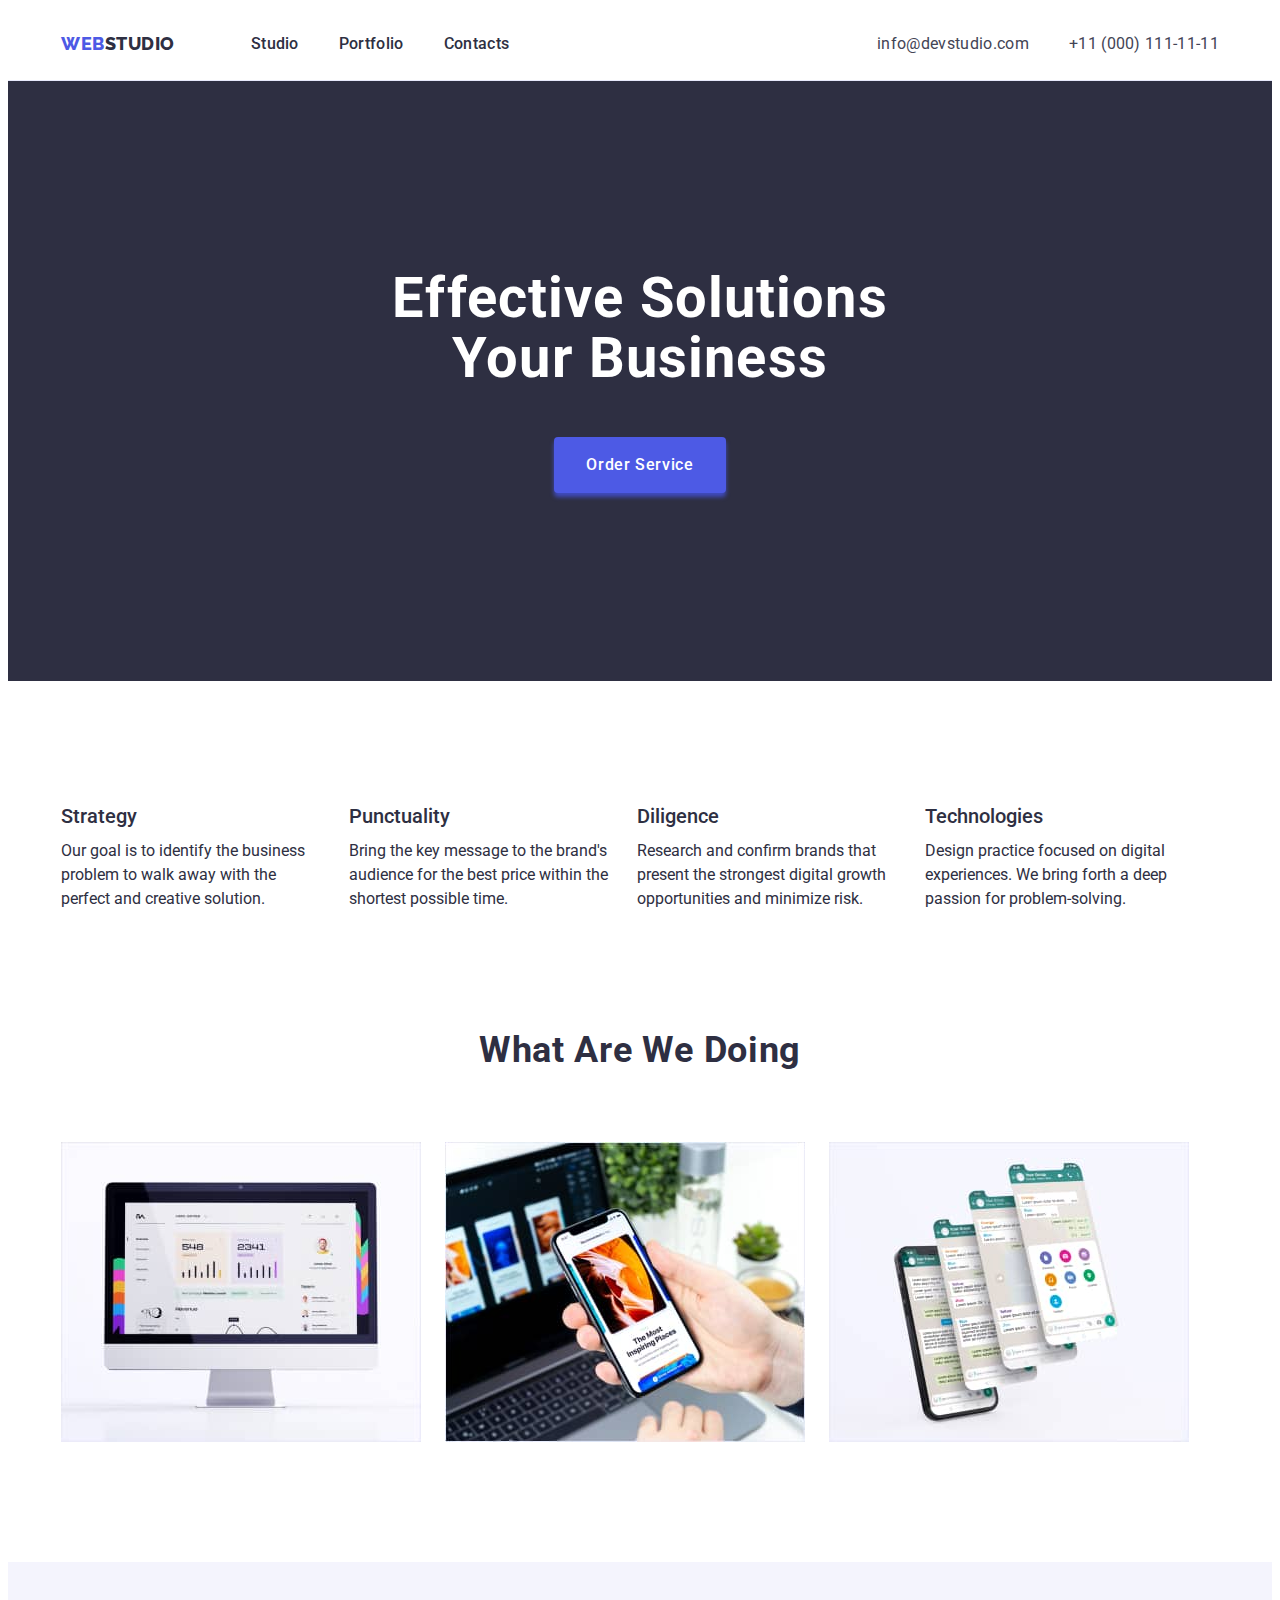
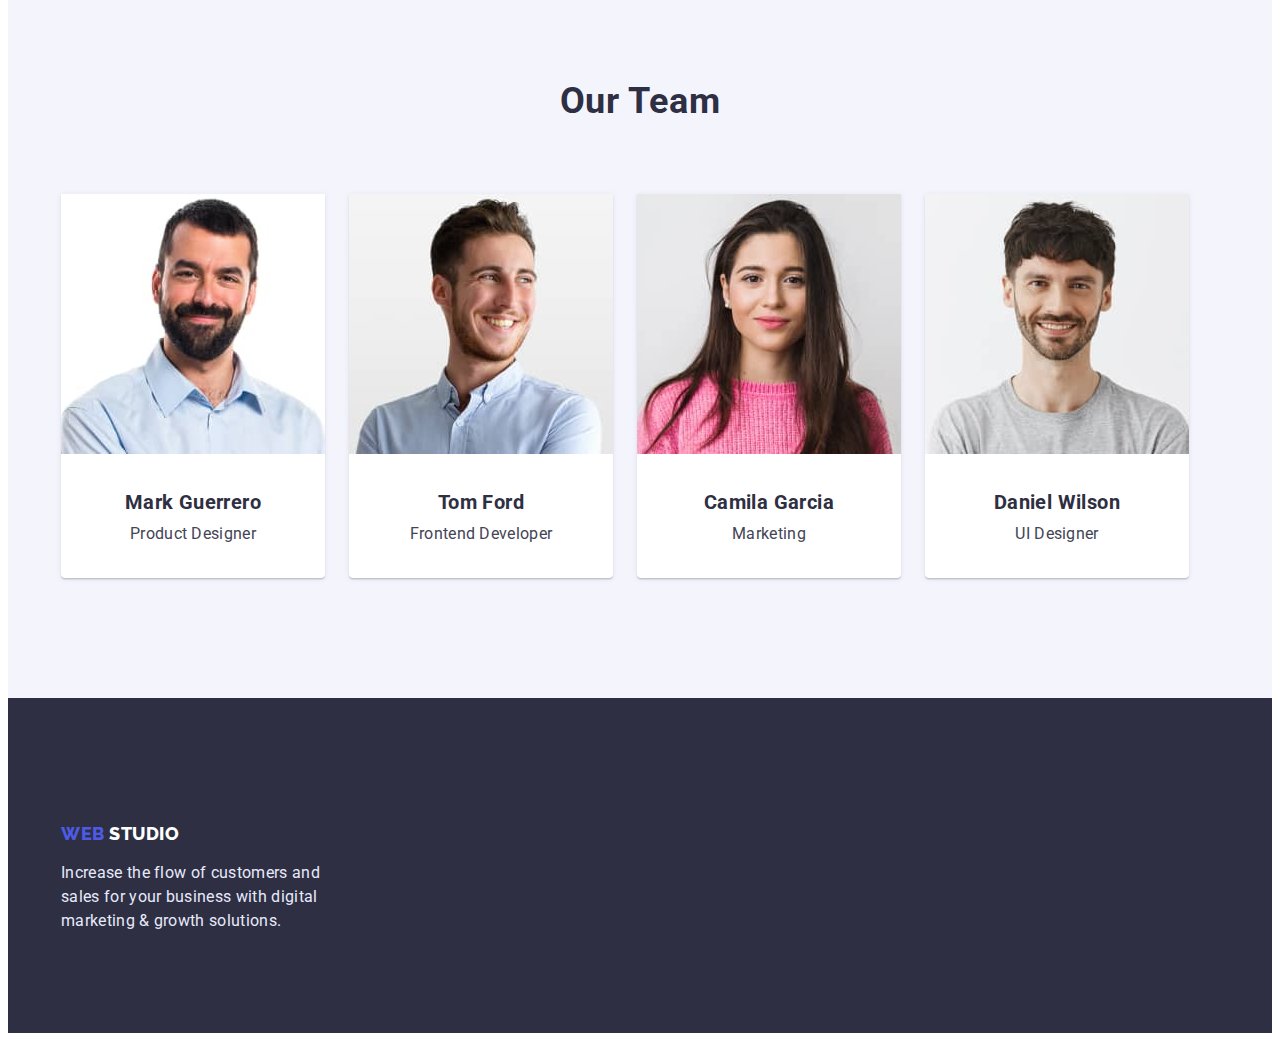
<file: index.html>
<!DOCTYPE html>
<html lang="en">
	<head>
		<meta charset="UTF-8" />
		<meta http-equiv="X-UA-Compatible" content="IE=edge" />
		<meta name="viewport" content="width=device-width, initial-scale=1.0" />
		<title>WebStudio</title>
		<link rel="preconnect" href="https://fonts.googleapis.com" />
		<link rel="preconnect" href="https://fonts.gstatic.com" crossorigin />
		<link
			href="https://fonts.googleapis.com/css2?family=Raleway:wght@800&family=Roboto:wght@400;500;700;900&display=swap"
			rel="stylesheet"
		/>
		<link
			rel="stylesheet"
			href="https://cdnjs.cloudflare.com/ajax/libs/modern-normalize/1.1.0/modern-normalize.min.css"
			integrity="sha512-wpPYUAdjBVSE4KJnH1VR1HeZfpl1ub8YT/NKx4PuQ5NmX2tKuGu6U/JRp5y+Y8XG2tV+wKQpNHVUX03MfMFn9Q=="
			crossorigin="anonymous"
			referrerpolicy="no-referrer"
		/>
		<link rel="stylesheet" href="./css/styles.css" />
	</head>
	<body>
		<header class="page">
			<!-- Nav Section -->

			<div class="container">
				<nav class="page-nav">
					<a class="page-nav-logo link" href="./index.html"
						><span class="first-part-logo">Web</span><span class="second-part-logo">Studio</span></a
					>
					<ul class="page-nav-list list">
						<li class="item"><a class="link" href="./index.html">Studio</a></li>
						<li class="item"><a class="link" href="./portfolio.html">Portfolio</a></li>
						<li class="item"><a class="link" href="./studio.html">Contacts</a></li>
					</ul>
				</nav>

				<!-- /Nav Section -->

				<!-- Address  -->
				<address>
					<ul class="contacts list">
						<li class="item">
							<a class="link" href="mailto:info@devstudio.com">info@devstudio.com</a>
						</li>
						<li class="item">
							<a class="link" href="tel:+110001111111">+11 (000) 111-11-11</a>
						</li>
					</ul>
				</address>
			</div>
			<!-- /Address  -->
		</header>

		<main>
			<!-- Hero Section-->

			<section class="hero">
				<div class="container">
					<h1 class="hero-title">Effective Solutions Your Business</h1>
					<button class="hero-button" type="button">Order Service</button>
				</div>
			</section>
			<!-- /Hero Section-->

			<!--Advantages Section  -->

			<section class="advantages section">
				<div class="container">
					<h2 class="advantages-title visually-hidden">Advantages</h2>
					<ul class="advantages-list list">
						<li class="item">
							<h3 class="title">Strategy</h3>
							<p class="text">
								Our goal is to identify the business problem to walk away with the perfect and creative solution.
							</p>
						</li>
						<li class="item">
							<h3 class="title">Punctuality</h3>
							<p class="text">
								Bring the key message to the brand's audience for the best price within the shortest possible time.
							</p>
						</li>
						<li class="item">
							<h3 class="title">Diligence</h3>
							<p class="text">
								Research and confirm brands that present the strongest digital growth opportunities and minimize risk.
							</p>
						</li>
						<li class="item">
							<h3 class="title">Technologies</h3>
							<p class="text">
								Design practice focused on digital experiences. We bring forth a deep passion for problem-solving.
							</p>
						</li>
					</ul>
				</div>
			</section>
			<!--/Advantages Section  -->

			<!-- Possibilities Section -->
			<section class="possibilities section">
				<div class="container">
					<h2 class="possibilities-title title">What are we doing</h2>

					<ul class="possibilities-list list">
						<li class="item">
							<img src="./images/laptop.jpg" alt="laptop" width="360" />
						</li>
						<li class="item">
							<img src="./images/telephon.jpg" alt="telephon" width="360" />
						</li>
						<li class="item">
							<img src="./images/whatsapp.jpg" alt="whatsapp" width="360" />
						</li>
					</ul>
				</div>
			</section>
			<!-- /Possibilities Section -->

			<!-- Team Section -->
			<section class="team section">
				<div class="container">
					<h2 class="team-title title">Our Team</h2>
					<ul class="team-list list">
						<li class="item">
							<img
								src="./images/mark.jpg"
								alt="Mark Guerrero
                                  Product Designer"
								width="264"
							/>

							<div class="list-information">
								<h3 class="title">Mark Guerrero</h3>
							<p class="profession">Product Designer</p>
							</div>
						</li>
						<li class="item">
							<img
								src="./images/tom.jpg"
								alt="Tom Ford
                             Frontend Developer"
								width="264"
							/>

							<div class="list-information">
								<h3 class="title">Tom Ford</h3>
							<p class="profession">Frontend Developer</p>
							</div>
						</li>
						<li class="item">
							<img
								src="./images/camila.jpg"
								alt="Camila Garcia
                                  Marketing"
								width="264"
							/>

							<div class="list-information">
								<h3 class="title">Camila Garcia</h3>
							<p class="profession">Marketing</p>
							</div>
						</li>
						<li class="item">
							<img
								src="./images/daniel.jpg"
								alt="Daniel Wilson
                                  UI Designer"
								width="264"
							/>

							<div class="list-information">
								<h3 class="title">Daniel Wilson</h3>
							<p class="profession">UI Designer</p>
							</div>
						</li>
					</ul>
				</div>
			</section>
			<!-- /Team Section -->
		</main>
		<!-- Footer -->
		<footer class="footer">
			<div class="container">
				<a class="page-nav-logo link" href="./index.html"
					><span class="first-part-logo">Web</span> <span class="second-part-logo">Studio</span></a
				>
				<p class="information">
					Increase the flow of customers and sales for your business with digital marketing & growth solutions.
				</p>
			</div>
		</footer>
		<!-- /Footer -->
	</body>
</html>
</file>
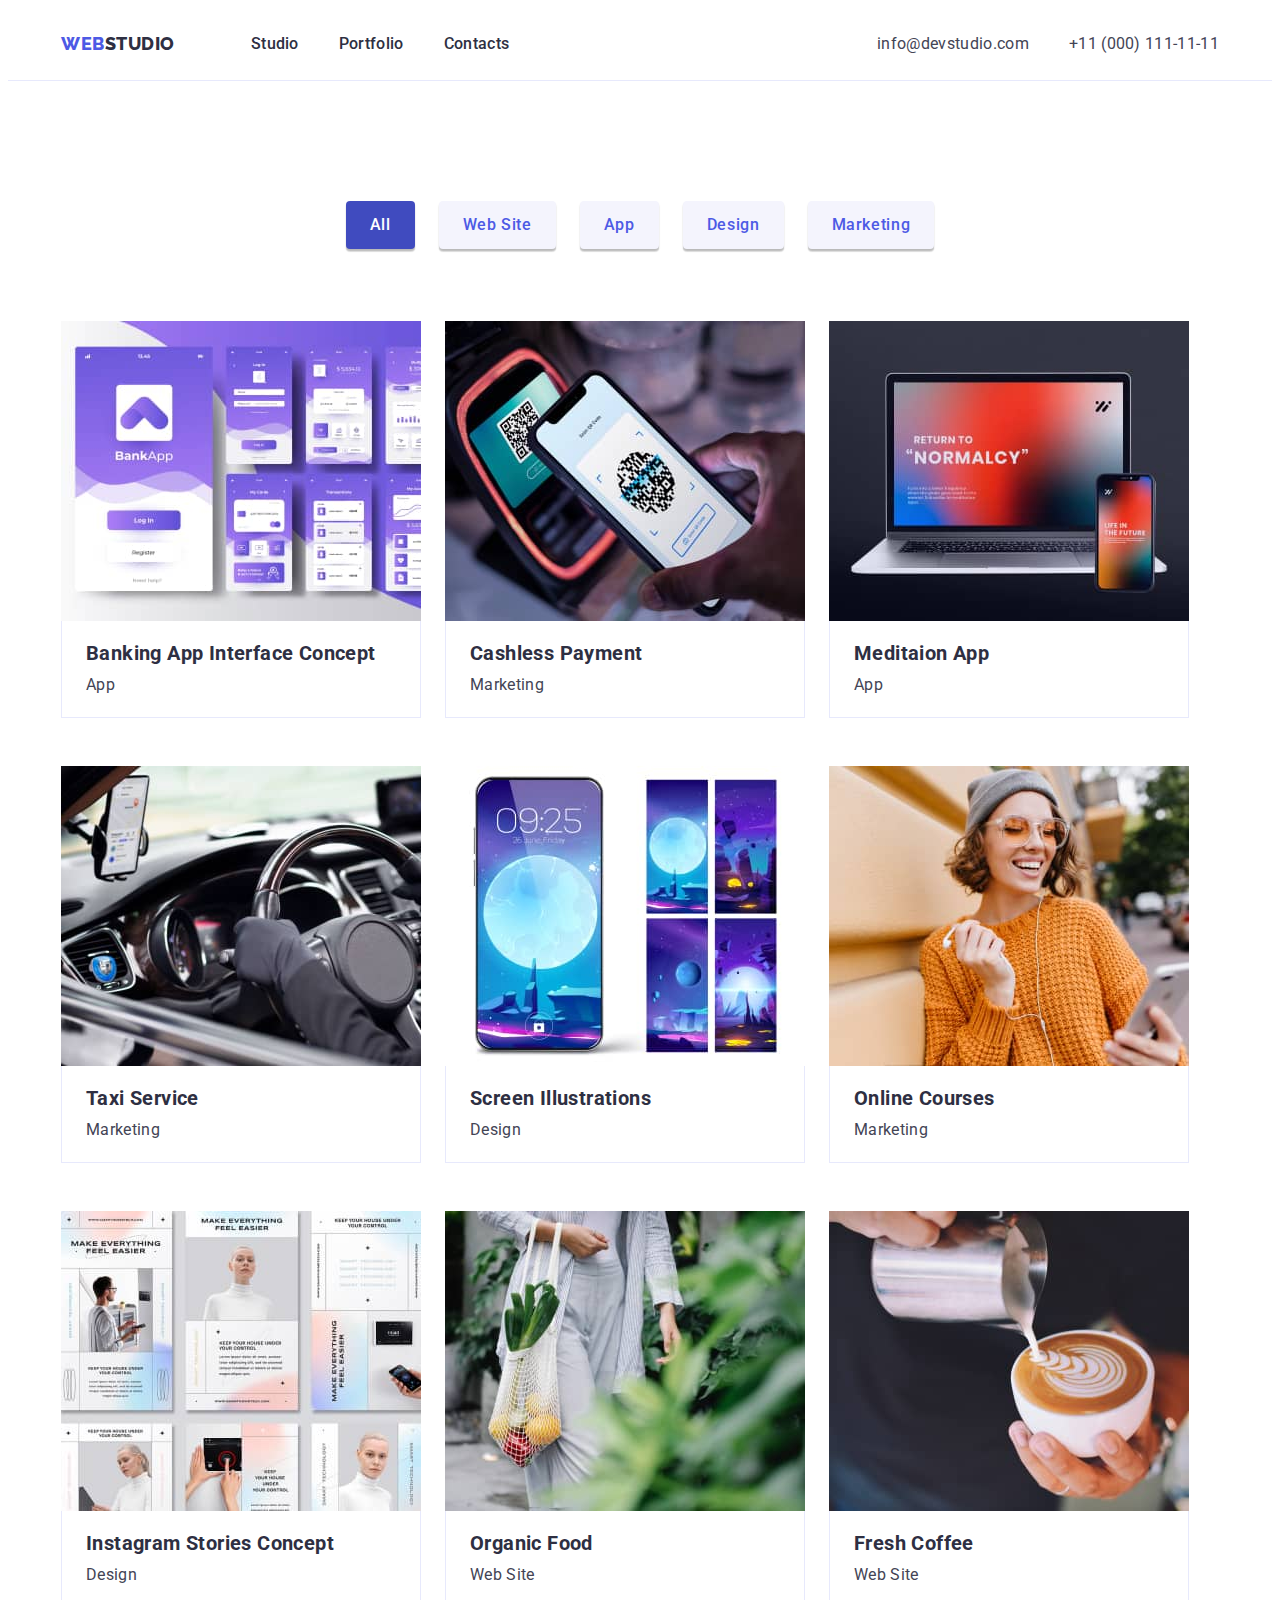
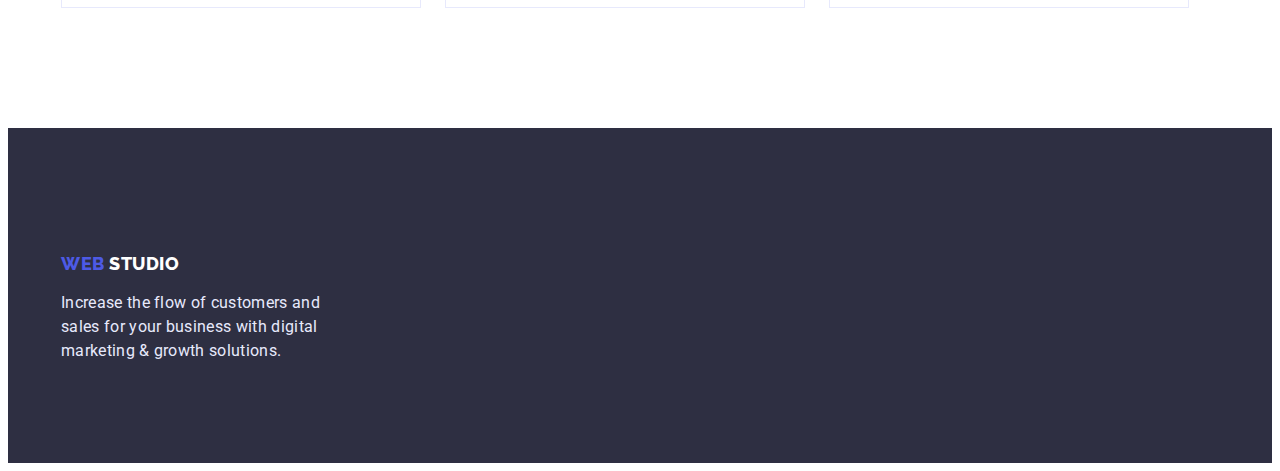
<file: portfolio.html>
<!DOCTYPE html>
<html lang="en">
	<head>
		<meta charset="UTF-8" />
		<meta http-equiv="X-UA-Compatible" content="IE=edge" />
		<meta name="viewport" content="width=device-width, initial-scale=1.0" />
		<title>WebStudio</title>
		<link rel="preconnect" href="https://fonts.googleapis.com" />
		<link rel="preconnect" href="https://fonts.gstatic.com" crossorigin />
		<link
			href="https://fonts.googleapis.com/css2?family=Raleway:wght@800&family=Roboto:wght@400;500;700;900&display=swap"
			rel="stylesheet"
		/>
		<link
			rel="stylesheet"
			href="https://cdnjs.cloudflare.com/ajax/libs/modern-normalize/1.1.0/modern-normalize.min.css"
			integrity="sha512-wpPYUAdjBVSE4KJnH1VR1HeZfpl1ub8YT/NKx4PuQ5NmX2tKuGu6U/JRp5y+Y8XG2tV+wKQpNHVUX03MfMFn9Q=="
			crossorigin="anonymous"
			referrerpolicy="no-referrer"
		/>
		<link rel="stylesheet" href="./css/styles.css" />
	</head>
	<body>
		<header class="page">
			<!-- Nav Section -->

			<div class="container">
				<nav class="page-nav">
					<a class="page-nav-logo link" href="./index.html"
						><span class="first-part-logo">Web</span><span class="second-part-logo">Studio</span></a
					>
					<ul class="page-nav-list list">
						<li class="item"><a class="link" href="./index.html">Studio</a></li>
						<li class="item"><a class="link" href="./portfolio.html">Portfolio</a></li>
						<li class="item"><a class="link" href="./studio.html">Contacts</a></li>
					</ul>
				</nav>

				<!-- /Nav Section -->

				<!-- Address  -->
				<address>
					<ul class="contacts list">
						<li class="item">
							<a class="link" href="mailto:info@devstudio.com">info@devstudio.com</a>
						</li>
						<li class="item">
							<a class="link" href="tel:+110001111111">+11 (000) 111-11-11</a>
						</li>
					</ul>
				</address>
			</div>
			<!-- /Address  -->
		</header>

		<main>
			<section class="portfolio section">
				<div class="container">
					<h1 class="prtfolio-title visually-hidden">Portfolio</h1>
					<ul class="portfolio-filter list">
						<li class="item"><button class="button active" type="button">All</button></li>
						<li class="item"><button class="button" type="button">Web Site</button></li>
						<li class="item"><button class="button" type="button">App</button></li>
						<li class="item"><button class="button" type="button">Design</button></li>
						<li class="item"><button class="button" type="button">Marketing</button></li>
					</ul>

					<ul class="portfolio-list list">
						<li class="item">
							<img src="./images/banking.jpg" alt="banking app interface concept" width="360" />

							<div class="card-content">
								<h2 class="card-heading">Banking App Interface Concept</h2>
								<p class="card-text">App</p>
							</div>
						</li>

						<li class="item">
							<img src="./images/cashless.jpg" alt="cashless payment" width="360" />

							<div class="card-content">
								<h2 class="card-heading">Cashless Payment</h2>
								<p class="card-text">Marketing</p>
							</div>
						</li>

						<li class="item">
							<img src="./images/maditation.jpg" alt="meditaion app" width="360" />

							<div class="card-content">
								<h2 class="card-heading">Meditaion App</h2>
								<p class="card-text">App</p>
							</div>
						</li>

						<li class="item">
							<img src="./images/taxi.jpg" alt="taxi service" width="360" />

							<div class="card-content">
								<h2 class="card-heading">Taxi Service</h2>
								<p class="card-text">Marketing</p>
							</div>
						</li>

						<li class="item">
							<img src="./images/screen.jpg" alt="screen illustrations" width="360" />

							<div class="card-content">
								<h2 class="card-heading">Screen Illustrations</h2>
								<p class="card-text">Design</p>
							</div>
						</li>

						<li class="item">
							<img src="./images/online.jpg" alt="online courses" width="360" />

							<div class="card-content">
								<h2 class="card-heading">Online Courses</h2>
								<p class="card-text">Marketing</p>
							</div>
						</li>

						<li class="item">
							<img src="./images/instagram.jpg" alt="instagram stories concept" width="360" />

							<div class="card-content">
								<h2 class="card-heading">Instagram Stories Concept</h2>
								<p class="card-text">Design</p>
							</div>
						</li>

						<li class="item">
							<img src="./images/organic.jpg" alt="organic food" width="360" />

							<div class="card-content">
								<h2 class="card-heading">Organic Food</h2>
								<p class="card-text">Web Site</p>
							</div>
						</li>

						<li class="item">
							<img src="./images/fresh.jpg" alt="fresh coffee" width="360" />

							<div class="card-content">
								<h2 class="card-heading">Fresh Coffee</h2>
								<p class="card-text">Web Site</p>
							</div>
						</li>
					</ul>
				</div>
			</section>
		</main>
		<!-- Footer -->
		<footer class="footer">
			<div class="container">
				<a class="page-nav-logo link" href="./index.html"
					><span class="first-part-logo">Web</span> <span class="second-part-logo">Studio</span></a
				>
				<p class="information">
					Increase the flow of customers and sales for your business with digital marketing & growth solutions.
				</p>
			</div>
		</footer>
		<!-- /Footer -->
	</body>
</html>
</file>
<file: css/styles.css>
:root {
	--primary-bg-color: #ffffff;
	--primary-font-color: #434455;
	--secondary-font-color: #2e2f42;
	--secondary-bg-color: #2e2f42;
	--logo-color: #4d5ae5;
	--section-team-bg-color: #f4f4fd;
	--footer-inf-color: #e7e9fc;
	--active-nav-color: #404bbf;
	--accent-color: #ffffff;
	--button-secondary-border-color: #e7e9fc;
}

/* Global styles */

body {
	font-family: "Roboto", sans-serif;
	font-weight: 400;
	font-size: 16px;
	color: var(--primary-font-color);
	background-color: var(--primary-bg-color);
}

.list {
	list-style: none;
	padding: 0;
	margin: 0;
}

.visually-hidden {
	position: absolute;
	white-space: nowrap;
	width: 1px;
	height: 1px;
	overflow: hidden;
	border: 0;
	padding: 0;
	clip: rect(0 0 0 0);
	clip-path: inset(50%);
	margin: -1px;
}

.link {
	
	text-decoration: none;
}
.container {
	margin-left: auto;
	margin-right: auto;
	width: 1158px;
	padding-right: 15px;
	padding-left: 15px;
}

.button{
	cursor: pointer;
	
}
h1,
h2,
h3,
p,
ul {
	margin: 0;
}
.section {
	padding-top: 120px;
	padding-bottom: 120px;
}

/* Nav Section  */
.page{
	border-bottom: 1px solid #E7E9FC;
}
.page .container {
	display: flex;
	align-items: center;
}

.page-nav-logo {
	display: block;
	padding-top: 24px;
	padding-bottom: 24px;

	font-family: "Raleway";
	font-weight: 800;
	font-size: 18px;
	line-height: 1.3;
	letter-spacing: 0.03em;
	text-transform: uppercase;
}
.first-part-logo {
	color: var(--logo-color);
}
.second-part-logo {
	color: var(--secondary-font-color);
}

.page-nav {
	display: flex;
	align-items: center;
}
.page-nav-list {
	display: flex;
	margin-left: 76px;
}
.page-nav-list .link{
	display: block;
}
.page-nav-list .item {
	margin-right: 40px;
}
.page-nav-list .item:last-child {
	margin-right: 0;
}

.page-nav-list .link{
	display: block;
	padding-top: 24px;
	padding-bottom: 24px;
	
    color: var(--secondary-font-color);
	font-weight: 500;
	font-size: 16px;
	line-height: 1.5;
	letter-spacing: 0.02em;
	
}
.page-nav-list:hover,
.page-nav-list:focus {
	color: var(--active-nav-color);
}

/* /Nav Section  */

/* Contacts */

address{
	margin-left: auto;
}

.contacts {
	display: flex;
}

.contacts .link {
	display: block;
	padding-top: 24px;
	padding-bottom: 24px;
}
.contacts .item {
	margin-right: 40px;
}

.contacts .item:last-child {
	margin-right: 0;
}

.contacts .link {
	font-style: normal;
	font-size: 16px;
	line-height: 1.5;
	letter-spacing: 0.02em;
	color: var(--primary-font-color);
	text-decoration: none;
}

.page-nav-list .link:hover,
.page-nav-list .link:focus,
.contacts .link:hover,
.contacts .link:focus {
	color: var(--active-nav-color);
}

/* /Contacts */

/* Hero section */
.hero {
	background-color: var(--secondary-bg-color);
	text-align: center;
	padding-top: 188px;
	padding-bottom: 188px;
}

.hero-title {
	margin-top: 0;
	margin-bottom: 48px;
	margin-left: auto;
	margin-right: auto;
	width: 496px;
	font-size: 56px;
	line-height: 1.07;
	text-align: center;
	letter-spacing: 0.02em;
	color: var(--accent-color);
}

.hero-button {
	padding: 16px 32px;
	min-width: 105px;
	text-align: center;
	font-family: inherit;
	font-weight: 500;
	font-size: 16px;
	line-height: 1.5;
	letter-spacing: 0.04em;
	color: var(--accent-color);
	background: var(--logo-color);
	border: none;
	box-shadow: 0px 4px 4px var(--active-nav-color);
	border-radius: 4px;
	cursor: pointer;
}

.hero-button:hover,
.hero-button:focus {
	background-color: var(--active-nav-color);
}

/* /Hero section */

/* Advantages section */
.advantages-list {
	display: flex;
	color: var(--secondary-font-color);
}
.advantages-list .item {
	width: 264px;
}
.advantages-list .item:not(:last-child) {
	margin-right: 24px;
}
.advantages .title {
	margin-bottom: 8px;
	font-weight: 500;
	font-size: 20px;
	line-height: 1.5;
}
.advantages .text {
	font-size: 16px;
	line-height: 1.5;
}

/* /Advantages section */

/* Posibilities section */
.possibilities-list {
	display: flex;
}
.possibilities-list .item:not(:last-child) {
	margin-right: 24px;
}
.possibilities {
	padding-top: 0;
}
.possibilities-list img {
	vertical-align: bottom;
}
.possibilities-title {
	margin-bottom: 72px;
}
/* /Possibilities section */

/* Team Section */
.team-list {
	display: flex;
	
}

.team-list .item {
	width: 264px;
	background-color: var(--accent-color);
	box-shadow: 0px 1px 6px rgba(46, 47, 66, 0.08), 0px 1px 1px rgba(46, 47, 66, 0.16), 0px 2px 1px rgba(46, 47, 66, 0.08);
	border-radius: 0px 0px 4px 4px;
}
.team-list .list-information{
	padding: 32px 16px;

	
}


.team-list .item:not(:last-child) {
	margin-right: 24px;
}
.team {
	background-color: var(--section-team-bg-color);
}

.team-title {
	margin-bottom: 72px;
}

.possibilities-title,
.team-title {
	font-weight: 700;
	font-size: 36px;
	line-height: 1.1;
	text-align: center;
	letter-spacing: 0.02em;
	text-transform: capitalize;
	color: var(--secondary-font-color);
}

.team-list .title {
	padding-bottom: 8px;
    font-size: 20px;
	line-height: 1.2;
	text-align: center;
	letter-spacing: 0.02em;
	color: var(--secondary-font-color);
}

.team-list .profession {
	text-align: center;
	font-size: 16px;
	line-height: 1.5;
	letter-spacing: 0.02em;
	color: var(--primary-font-color);
}

/* /Team section */

/* Footer section */

.footer .page-nav-logo {
	display: inline-block;
	margin-top: auto;
	padding-bottom: 16px;
}
.footer {
	background-color: var(--secondary-bg-color);
	padding-bottom: 100px;
	padding-top: 100px;
}

.footer .second-part-logo {
	color: var(--accent-color);
}
.footer .information {
	width: 264px;
	font-size: 16px;
	line-height: 1.5;
	letter-spacing: 0.02em;
	color: var(--footer-inf-color);
}

/* /Footer section */

/* Portfolio section*/

.portfolio-filter {
	display: flex;
	justify-content: center;
}
.portfolio-filter .item:not(:last-child) {
	margin-right: 24px;
}
.portfolio-filter {
	margin-bottom: 72px;
}


.portfolio .button {
	text-align: center;
	font-family: inherit;
	font-weight: 500;
	font-size: 16px;
	line-height: 1.5;
	letter-spacing: 0.04em;
	padding: 12px 24px;
	background-color: var(--section-team-bg-color);
	color: var(--logo-color);
	box-shadow: 0px 3px 1px rgba(0, 0, 0, 0.1), 0px 2px 1px rgba(0, 0, 0, 0.08), 0px 2px 2px rgba(0, 0, 0, 0.12);
	border-radius: 4px;
	border: none;
	cursor: pointer;
}

.portfolio .active
{
   color: var(--accent-color);
   background-color: var(--active-nav-color);
}

.portfolio .button:hover,
.portfolio .button:focus {
	color: var(--accent-color);
	background-color: var(--active-nav-color);
}
.portfolio-list img {
	vertical-align: bottom;
  }
  .portfolio-list {
	display: flex;
	flex-wrap: wrap;
  }
  .portfolio-list .item {
	width: 360px;
	margin-right: 24px;
	margin-bottom: 48px;
  }
  .card-content {
	border: 1px solid #E7E9FC;
	border-top: none;
	padding-top: 20px;
	padding-bottom: 20px;
	padding-right: 24px;
	padding-left: 24px;
  }
  .portfolio-list .item:nth-child(3n) {
	margin-right: 0;
  }
  .portfolio-list .item:nth-last-child(-n + 3) {
	margin-bottom: 0;
  }

  .portfolio .card-heading{
	font-size: 20px;
	line-height: 1.2;
	letter-spacing: 0.02em;
	color: var(--secondary-font-color);
	padding-bottom: 8px;
}

.portfolio .card-text{
	font-size: 16px;
	line-height: 1.5;
	letter-spacing: 0.02em;
	color: var(--primary-font-color);
}

/* /Portfolio section*/
</file>
